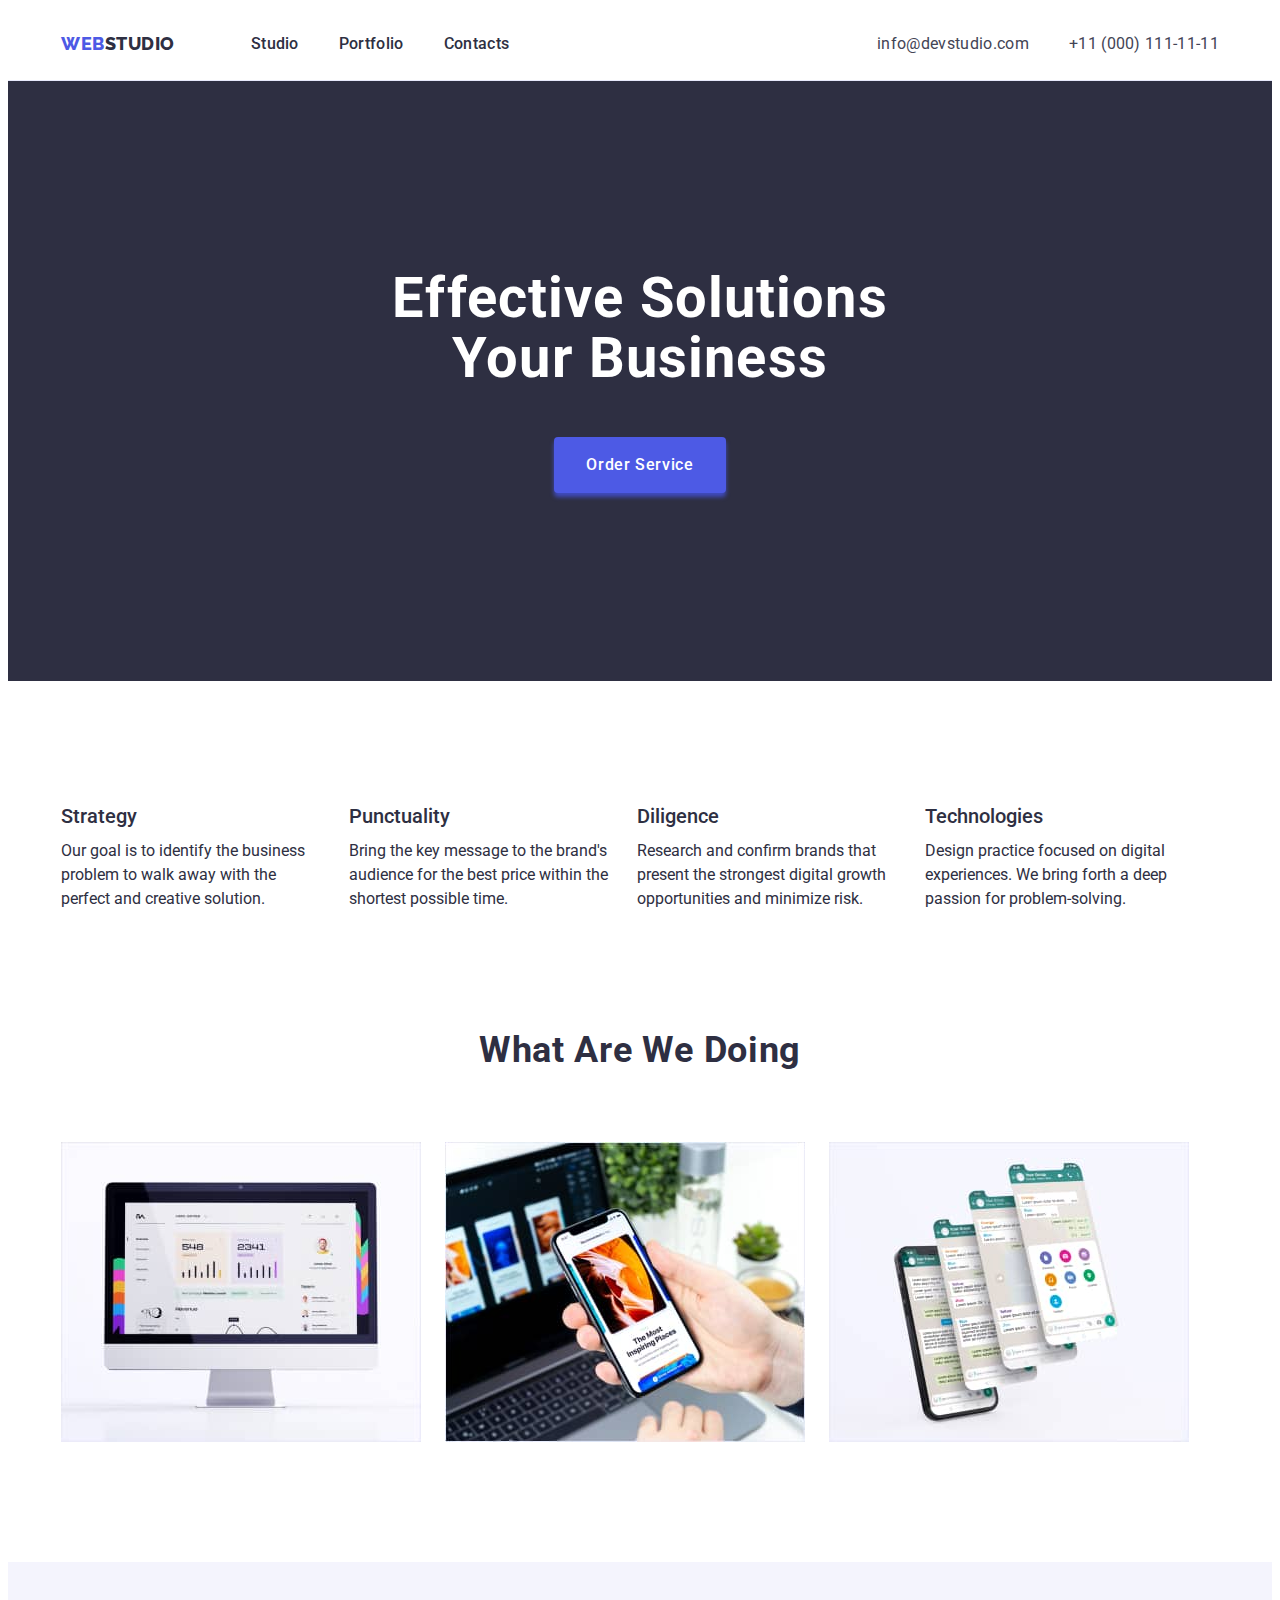
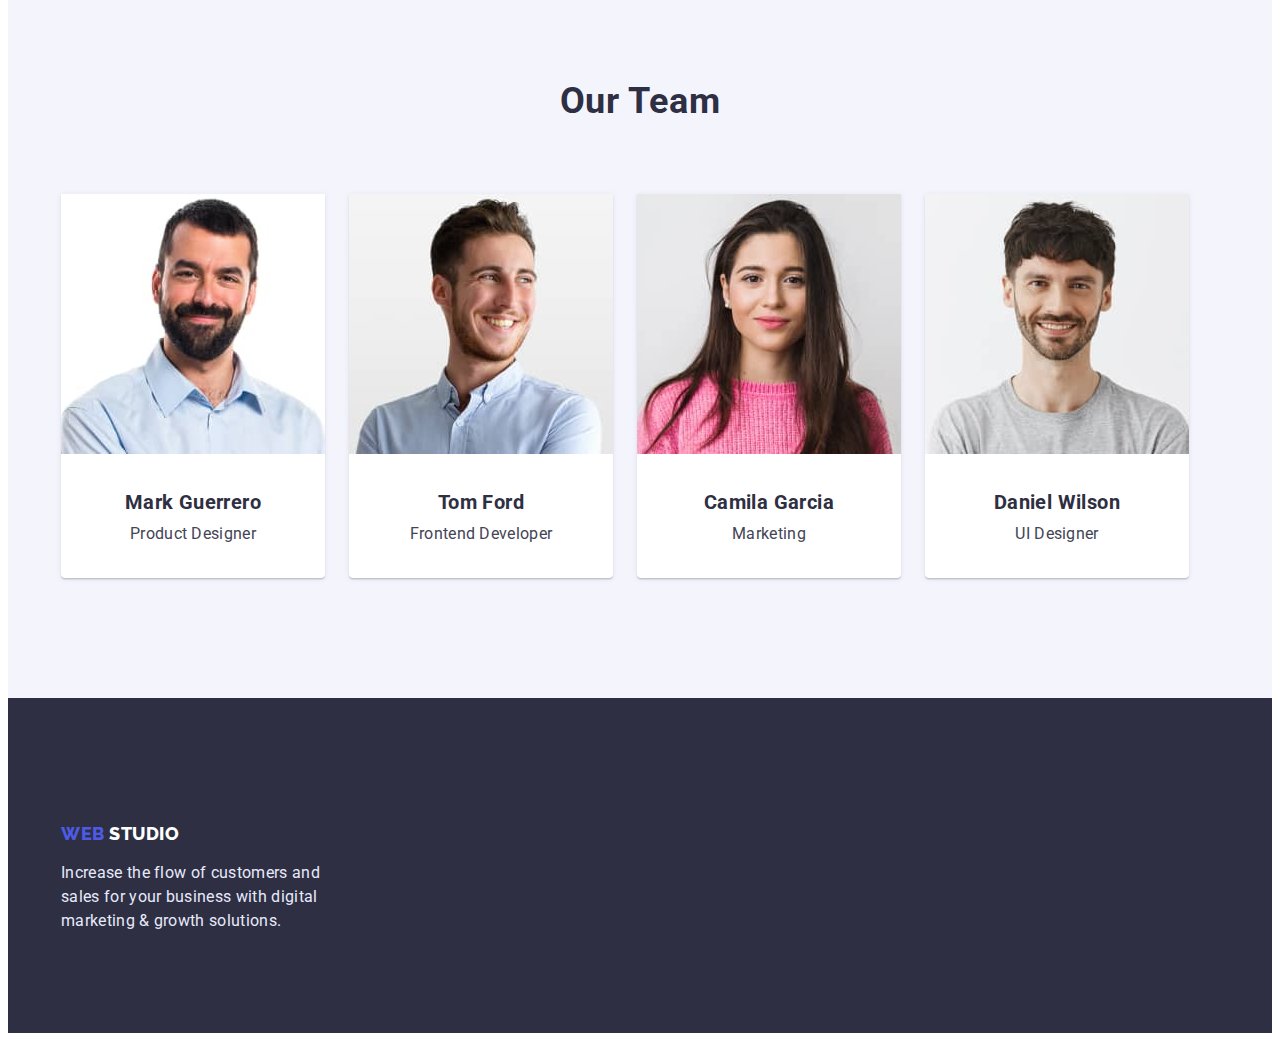
<file: index.html>
<!DOCTYPE html>
<html lang="en">
	<head>
		<meta charset="UTF-8" />
		<meta http-equiv="X-UA-Compatible" content="IE=edge" />
		<meta name="viewport" content="width=device-width, initial-scale=1.0" />
		<title>WebStudio</title>
		<link rel="preconnect" href="https://fonts.googleapis.com" />
		<link rel="preconnect" href="https://fonts.gstatic.com" crossorigin />
		<link
			href="https://fonts.googleapis.com/css2?family=Raleway:wght@800&family=Roboto:wght@400;500;700;900&display=swap"
			rel="stylesheet"
		/>
		<link
			rel="stylesheet"
			href="https://cdnjs.cloudflare.com/ajax/libs/modern-normalize/1.1.0/modern-normalize.min.css"
			integrity="sha512-wpPYUAdjBVSE4KJnH1VR1HeZfpl1ub8YT/NKx4PuQ5NmX2tKuGu6U/JRp5y+Y8XG2tV+wKQpNHVUX03MfMFn9Q=="
			crossorigin="anonymous"
			referrerpolicy="no-referrer"
		/>
		<link rel="stylesheet" href="./css/styles.css" />
	</head>
	<body>
		<header class="page">
			<!-- Nav Section -->

			<div class="container">
				<nav class="page-nav">
					<a class="page-nav-logo link" href="./index.html"
						><span class="first-part-logo">Web</span><span class="second-part-logo">Studio</span></a
					>
					<ul class="page-nav-list list">
						<li class="item"><a class="link" href="./index.html">Studio</a></li>
						<li class="item"><a class="link" href="./portfolio.html">Portfolio</a></li>
						<li class="item"><a class="link" href="./studio.html">Contacts</a></li>
					</ul>
				</nav>

				<!-- /Nav Section -->

				<!-- Address  -->
				<address>
					<ul class="contacts list">
						<li class="item">
							<a class="link" href="mailto:info@devstudio.com">info@devstudio.com</a>
						</li>
						<li class="item">
							<a class="link" href="tel:+110001111111">+11 (000) 111-11-11</a>
						</li>
					</ul>
				</address>
			</div>
			<!-- /Address  -->
		</header>

		<main>
			<!-- Hero Section-->

			<section class="hero">
				<div class="container">
					<h1 class="hero-title">Effective Solutions Your Business</h1>
					<button class="hero-button" type="button">Order Service</button>
				</div>
			</section>
			<!-- /Hero Section-->

			<!--Advantages Section  -->

			<section class="advantages section">
				<div class="container">
					<h2 class="advantages-title visually-hidden">Advantages</h2>
					<ul class="advantages-list list">
						<li class="item">
							<h3 class="title">Strategy</h3>
							<p class="text">
								Our goal is to identify the business problem to walk away with the perfect and creative solution.
							</p>
						</li>
						<li class="item">
							<h3 class="title">Punctuality</h3>
							<p class="text">
								Bring the key message to the brand's audience for the best price within the shortest possible time.
							</p>
						</li>
						<li class="item">
							<h3 class="title">Diligence</h3>
							<p class="text">
								Research and confirm brands that present the strongest digital growth opportunities and minimize risk.
							</p>
						</li>
						<li class="item">
							<h3 class="title">Technologies</h3>
							<p class="text">
								Design practice focused on digital experiences. We bring forth a deep passion for problem-solving.
							</p>
						</li>
					</ul>
				</div>
			</section>
			<!--/Advantages Section  -->

			<!-- Possibilities Section -->
			<section class="possibilities section">
				<div class="container">
					<h2 class="possibilities-title title">What are we doing</h2>

					<ul class="possibilities-list list">
						<li class="item">
							<img src="./images/laptop.jpg" alt="laptop" width="360" />
						</li>
						<li class="item">
							<img src="./images/telephon.jpg" alt="telephon" width="360" />
						</li>
						<li class="item">
							<img src="./images/whatsapp.jpg" alt="whatsapp" width="360" />
						</li>
					</ul>
				</div>
			</section>
			<!-- /Possibilities Section -->

			<!-- Team Section -->
			<section class="team section">
				<div class="container">
					<h2 class="team-title title">Our Team</h2>
					<ul class="team-list list">
						<li class="item">
							<img
								src="./images/mark.jpg"
								alt="Mark Guerrero
                                  Product Designer"
								width="264"
							/>

							<div class="list-information">
								<h3 class="title">Mark Guerrero</h3>
							<p class="profession">Product Designer</p>
							</div>
						</li>
						<li class="item">
							<img
								src="./images/tom.jpg"
								alt="Tom Ford
                             Frontend Developer"
								width="264"
							/>

							<div class="list-information">
								<h3 class="title">Tom Ford</h3>
							<p class="profession">Frontend Developer</p>
							</div>
						</li>
						<li class="item">
							<img
								src="./images/camila.jpg"
								alt="Camila Garcia
                                  Marketing"
								width="264"
							/>

							<div class="list-information">
								<h3 class="title">Camila Garcia</h3>
							<p class="profession">Marketing</p>
							</div>
						</li>
						<li class="item">
							<img
								src="./images/daniel.jpg"
								alt="Daniel Wilson
                                  UI Designer"
								width="264"
							/>

							<div class="list-information">
								<h3 class="title">Daniel Wilson</h3>
							<p class="profession">UI Designer</p>
							</div>
						</li>
					</ul>
				</div>
			</section>
			<!-- /Team Section -->
		</main>
		<!-- Footer -->
		<footer class="footer">
			<div class="container">
				<a class="page-nav-logo link" href="./index.html"
					><span class="first-part-logo">Web</span> <span class="second-part-logo">Studio</span></a
				>
				<p class="information">
					Increase the flow of customers and sales for your business with digital marketing & growth solutions.
				</p>
			</div>
		</footer>
		<!-- /Footer -->
	</body>
</html>
</file>
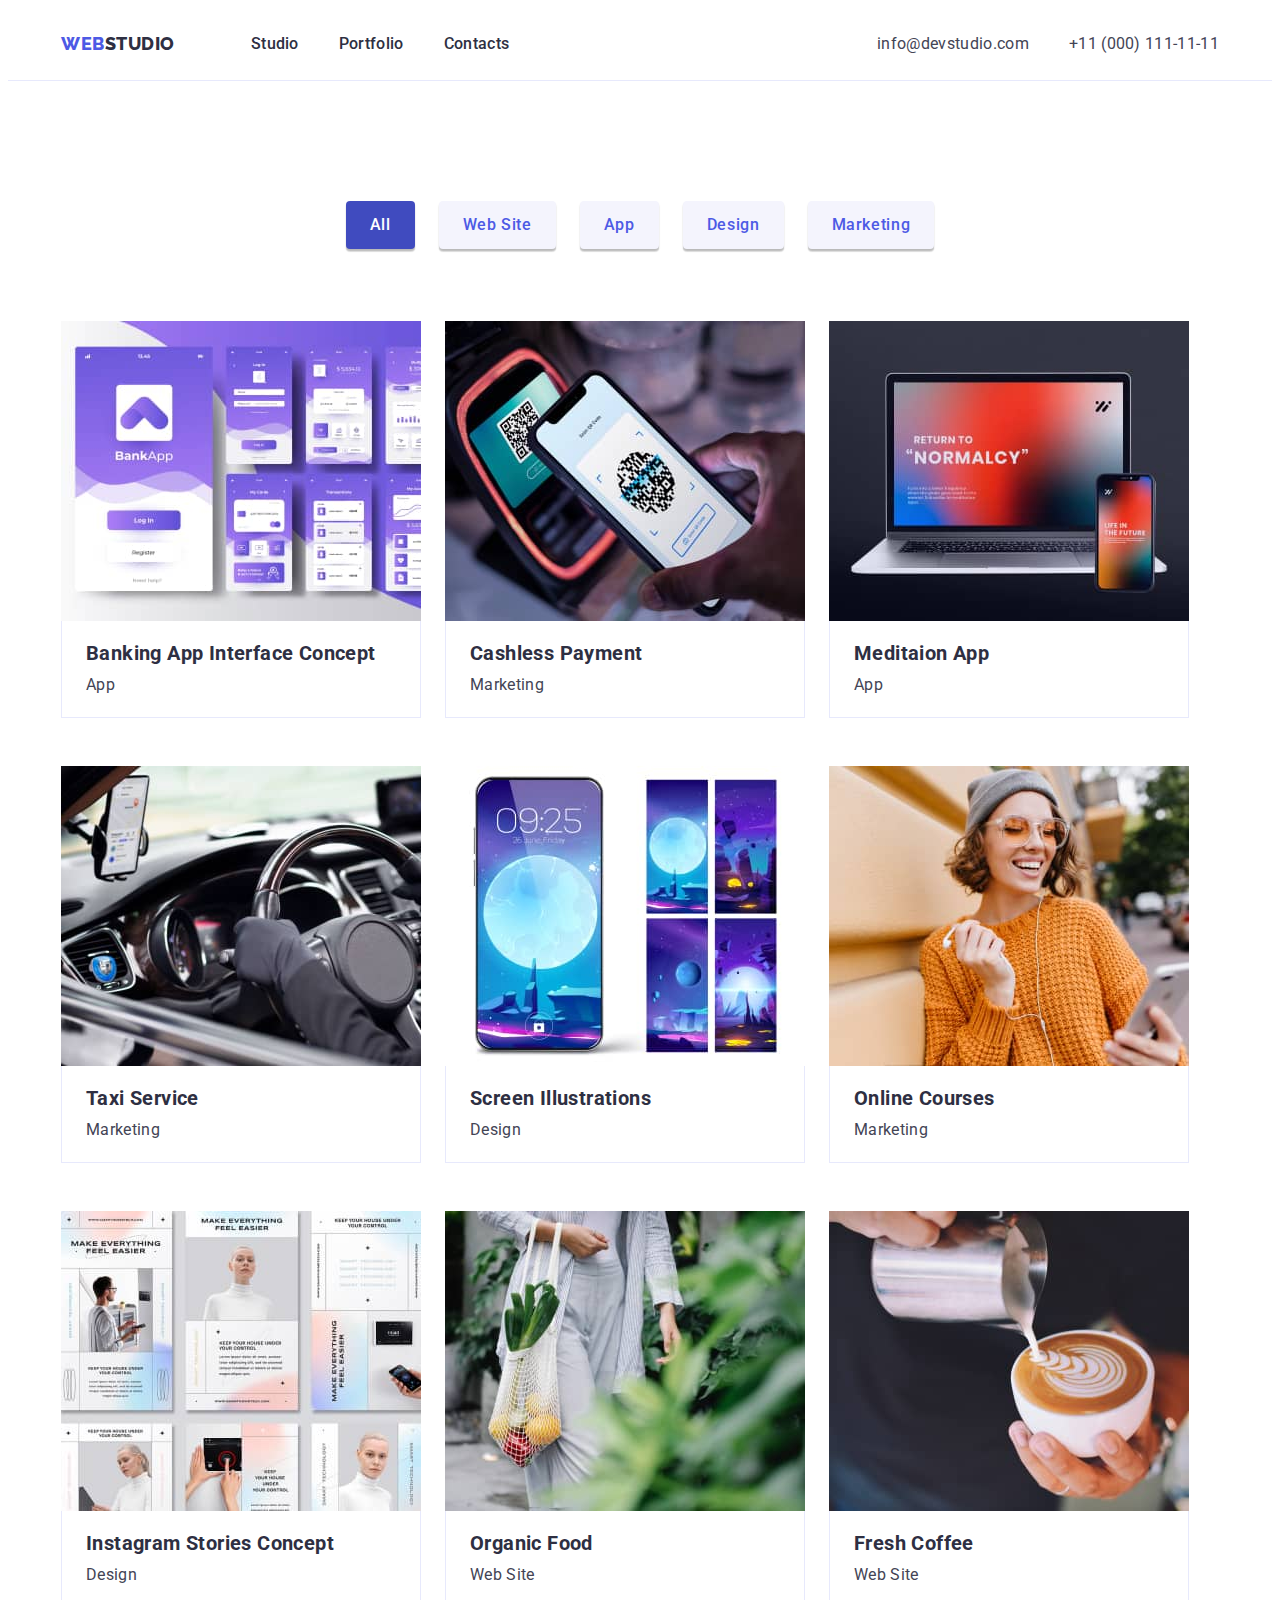
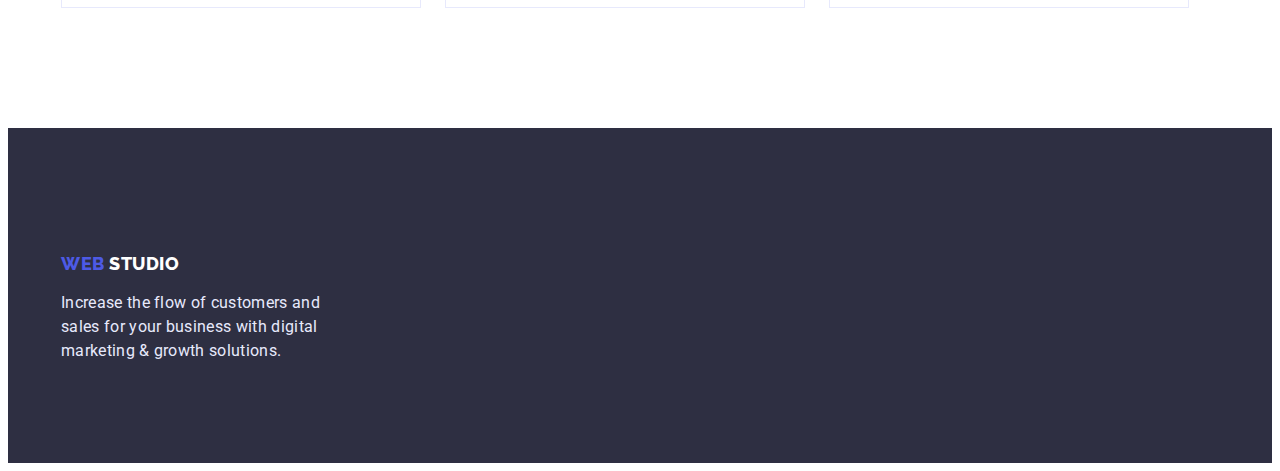
<file: portfolio.html>
<!DOCTYPE html>
<html lang="en">
	<head>
		<meta charset="UTF-8" />
		<meta http-equiv="X-UA-Compatible" content="IE=edge" />
		<meta name="viewport" content="width=device-width, initial-scale=1.0" />
		<title>WebStudio</title>
		<link rel="preconnect" href="https://fonts.googleapis.com" />
		<link rel="preconnect" href="https://fonts.gstatic.com" crossorigin />
		<link
			href="https://fonts.googleapis.com/css2?family=Raleway:wght@800&family=Roboto:wght@400;500;700;900&display=swap"
			rel="stylesheet"
		/>
		<link
			rel="stylesheet"
			href="https://cdnjs.cloudflare.com/ajax/libs/modern-normalize/1.1.0/modern-normalize.min.css"
			integrity="sha512-wpPYUAdjBVSE4KJnH1VR1HeZfpl1ub8YT/NKx4PuQ5NmX2tKuGu6U/JRp5y+Y8XG2tV+wKQpNHVUX03MfMFn9Q=="
			crossorigin="anonymous"
			referrerpolicy="no-referrer"
		/>
		<link rel="stylesheet" href="./css/styles.css" />
	</head>
	<body>
		<header class="page">
			<!-- Nav Section -->

			<div class="container">
				<nav class="page-nav">
					<a class="page-nav-logo link" href="./index.html"
						><span class="first-part-logo">Web</span><span class="second-part-logo">Studio</span></a
					>
					<ul class="page-nav-list list">
						<li class="item"><a class="link" href="./index.html">Studio</a></li>
						<li class="item"><a class="link" href="./portfolio.html">Portfolio</a></li>
						<li class="item"><a class="link" href="./studio.html">Contacts</a></li>
					</ul>
				</nav>

				<!-- /Nav Section -->

				<!-- Address  -->
				<address>
					<ul class="contacts list">
						<li class="item">
							<a class="link" href="mailto:info@devstudio.com">info@devstudio.com</a>
						</li>
						<li class="item">
							<a class="link" href="tel:+110001111111">+11 (000) 111-11-11</a>
						</li>
					</ul>
				</address>
			</div>
			<!-- /Address  -->
		</header>

		<main>
			<section class="portfolio section">
				<div class="container">
					<h1 class="prtfolio-title visually-hidden">Portfolio</h1>
					<ul class="portfolio-filter list">
						<li class="item"><button class="button active" type="button">All</button></li>
						<li class="item"><button class="button" type="button">Web Site</button></li>
						<li class="item"><button class="button" type="button">App</button></li>
						<li class="item"><button class="button" type="button">Design</button></li>
						<li class="item"><button class="button" type="button">Marketing</button></li>
					</ul>

					<ul class="portfolio-list list">
						<li class="item">
							<img src="./images/banking.jpg" alt="banking app interface concept" width="360" />

							<div class="card-content">
								<h2 class="card-heading">Banking App Interface Concept</h2>
								<p class="card-text">App</p>
							</div>
						</li>

						<li class="item">
							<img src="./images/cashless.jpg" alt="cashless payment" width="360" />

							<div class="card-content">
								<h2 class="card-heading">Cashless Payment</h2>
								<p class="card-text">Marketing</p>
							</div>
						</li>

						<li class="item">
							<img src="./images/maditation.jpg" alt="meditaion app" width="360" />

							<div class="card-content">
								<h2 class="card-heading">Meditaion App</h2>
								<p class="card-text">App</p>
							</div>
						</li>

						<li class="item">
							<img src="./images/taxi.jpg" alt="taxi service" width="360" />

							<div class="card-content">
								<h2 class="card-heading">Taxi Service</h2>
								<p class="card-text">Marketing</p>
							</div>
						</li>

						<li class="item">
							<img src="./images/screen.jpg" alt="screen illustrations" width="360" />

							<div class="card-content">
								<h2 class="card-heading">Screen Illustrations</h2>
								<p class="card-text">Design</p>
							</div>
						</li>

						<li class="item">
							<img src="./images/online.jpg" alt="online courses" width="360" />

							<div class="card-content">
								<h2 class="card-heading">Online Courses</h2>
								<p class="card-text">Marketing</p>
							</div>
						</li>

						<li class="item">
							<img src="./images/instagram.jpg" alt="instagram stories concept" width="360" />

							<div class="card-content">
								<h2 class="card-heading">Instagram Stories Concept</h2>
								<p class="card-text">Design</p>
							</div>
						</li>

						<li class="item">
							<img src="./images/organic.jpg" alt="organic food" width="360" />

							<div class="card-content">
								<h2 class="card-heading">Organic Food</h2>
								<p class="card-text">Web Site</p>
							</div>
						</li>

						<li class="item">
							<img src="./images/fresh.jpg" alt="fresh coffee" width="360" />

							<div class="card-content">
								<h2 class="card-heading">Fresh Coffee</h2>
								<p class="card-text">Web Site</p>
							</div>
						</li>
					</ul>
				</div>
			</section>
		</main>
		<!-- Footer -->
		<footer class="footer">
			<div class="container">
				<a class="page-nav-logo link" href="./index.html"
					><span class="first-part-logo">Web</span> <span class="second-part-logo">Studio</span></a
				>
				<p class="information">
					Increase the flow of customers and sales for your business with digital marketing & growth solutions.
				</p>
			</div>
		</footer>
		<!-- /Footer -->
	</body>
</html>
</file>
<file: css/styles.css>
:root {
	--primary-bg-color: #ffffff;
	--primary-font-color: #434455;
	--secondary-font-color: #2e2f42;
	--secondary-bg-color: #2e2f42;
	--logo-color: #4d5ae5;
	--section-team-bg-color: #f4f4fd;
	--footer-inf-color: #e7e9fc;
	--active-nav-color: #404bbf;
	--accent-color: #ffffff;
	--button-secondary-border-color: #e7e9fc;
}

/* Global styles */

body {
	font-family: "Roboto", sans-serif;
	font-weight: 400;
	font-size: 16px;
	color: var(--primary-font-color);
	background-color: var(--primary-bg-color);
}

.list {
	list-style: none;
	padding: 0;
	margin: 0;
}

.visually-hidden {
	position: absolute;
	white-space: nowrap;
	width: 1px;
	height: 1px;
	overflow: hidden;
	border: 0;
	padding: 0;
	clip: rect(0 0 0 0);
	clip-path: inset(50%);
	margin: -1px;
}

.link {
	
	text-decoration: none;
}
.container {
	margin-left: auto;
	margin-right: auto;
	width: 1158px;
	padding-right: 15px;
	padding-left: 15px;
}

.button{
	cursor: pointer;
	
}
h1,
h2,
h3,
p,
ul {
	margin: 0;
}
.section {
	padding-top: 120px;
	padding-bottom: 120px;
}

/* Nav Section  */
.page{
	border-bottom: 1px solid #E7E9FC;
}
.page .container {
	display: flex;
	align-items: center;
}

.page-nav-logo {
	display: block;
	padding-top: 24px;
	padding-bottom: 24px;

	font-family: "Raleway";
	font-weight: 800;
	font-size: 18px;
	line-height: 1.3;
	letter-spacing: 0.03em;
	text-transform: uppercase;
}
.first-part-logo {
	color: var(--logo-color);
}
.second-part-logo {
	color: var(--secondary-font-color);
}

.page-nav {
	display: flex;
	align-items: center;
}
.page-nav-list {
	display: flex;
	margin-left: 76px;
}
.page-nav-list .link{
	display: block;
}
.page-nav-list .item {
	margin-right: 40px;
}
.page-nav-list .item:last-child {
	margin-right: 0;
}

.page-nav-list .link{
	display: block;
	padding-top: 24px;
	padding-bottom: 24px;
	
    color: var(--secondary-font-color);
	font-weight: 500;
	font-size: 16px;
	line-height: 1.5;
	letter-spacing: 0.02em;
	
}
.page-nav-list:hover,
.page-nav-list:focus {
	color: var(--active-nav-color);
}

/* /Nav Section  */

/* Contacts */

address{
	margin-left: auto;
}

.contacts {
	display: flex;
}

.contacts .link {
	display: block;
	padding-top: 24px;
	padding-bottom: 24px;
}
.contacts .item {
	margin-right: 40px;
}

.contacts .item:last-child {
	margin-right: 0;
}

.contacts .link {
	font-style: normal;
	font-size: 16px;
	line-height: 1.5;
	letter-spacing: 0.02em;
	color: var(--primary-font-color);
	text-decoration: none;
}

.page-nav-list .link:hover,
.page-nav-list .link:focus,
.contacts .link:hover,
.contacts .link:focus {
	color: var(--active-nav-color);
}

/* /Contacts */

/* Hero section */
.hero {
	background-color: var(--secondary-bg-color);
	text-align: center;
	padding-top: 188px;
	padding-bottom: 188px;
}

.hero-title {
	margin-top: 0;
	margin-bottom: 48px;
	margin-left: auto;
	margin-right: auto;
	width: 496px;
	font-size: 56px;
	line-height: 1.07;
	text-align: center;
	letter-spacing: 0.02em;
	color: var(--accent-color);
}

.hero-button {
	padding: 16px 32px;
	min-width: 105px;
	text-align: center;
	font-family: inherit;
	font-weight: 500;
	font-size: 16px;
	line-height: 1.5;
	letter-spacing: 0.04em;
	color: var(--accent-color);
	background: var(--logo-color);
	border: none;
	box-shadow: 0px 4px 4px var(--active-nav-color);
	border-radius: 4px;
	cursor: pointer;
}

.hero-button:hover,
.hero-button:focus {
	background-color: var(--active-nav-color);
}

/* /Hero section */

/* Advantages section */
.advantages-list {
	display: flex;
	color: var(--secondary-font-color);
}
.advantages-list .item {
	width: 264px;
}
.advantages-list .item:not(:last-child) {
	margin-right: 24px;
}
.advantages .title {
	margin-bottom: 8px;
	font-weight: 500;
	font-size: 20px;
	line-height: 1.5;
}
.advantages .text {
	font-size: 16px;
	line-height: 1.5;
}

/* /Advantages section */

/* Posibilities section */
.possibilities-list {
	display: flex;
}
.possibilities-list .item:not(:last-child) {
	margin-right: 24px;
}
.possibilities {
	padding-top: 0;
}
.possibilities-list img {
	vertical-align: bottom;
}
.possibilities-title {
	margin-bottom: 72px;
}
/* /Possibilities section */

/* Team Section */
.team-list {
	display: flex;
	
}

.team-list .item {
	width: 264px;
	background-color: var(--accent-color);
	box-shadow: 0px 1px 6px rgba(46, 47, 66, 0.08), 0px 1px 1px rgba(46, 47, 66, 0.16), 0px 2px 1px rgba(46, 47, 66, 0.08);
	border-radius: 0px 0px 4px 4px;
}
.team-list .list-information{
	padding: 32px 16px;

	
}


.team-list .item:not(:last-child) {
	margin-right: 24px;
}
.team {
	background-color: var(--section-team-bg-color);
}

.team-title {
	margin-bottom: 72px;
}

.possibilities-title,
.team-title {
	font-weight: 700;
	font-size: 36px;
	line-height: 1.1;
	text-align: center;
	letter-spacing: 0.02em;
	text-transform: capitalize;
	color: var(--secondary-font-color);
}

.team-list .title {
	padding-bottom: 8px;
    font-size: 20px;
	line-height: 1.2;
	text-align: center;
	letter-spacing: 0.02em;
	color: var(--secondary-font-color);
}

.team-list .profession {
	text-align: center;
	font-size: 16px;
	line-height: 1.5;
	letter-spacing: 0.02em;
	color: var(--primary-font-color);
}

/* /Team section */

/* Footer section */

.footer .page-nav-logo {
	display: inline-block;
	margin-top: auto;
	padding-bottom: 16px;
}
.footer {
	background-color: var(--secondary-bg-color);
	padding-bottom: 100px;
	padding-top: 100px;
}

.footer .second-part-logo {
	color: var(--accent-color);
}
.footer .information {
	width: 264px;
	font-size: 16px;
	line-height: 1.5;
	letter-spacing: 0.02em;
	color: var(--footer-inf-color);
}

/* /Footer section */

/* Portfolio section*/

.portfolio-filter {
	display: flex;
	justify-content: center;
}
.portfolio-filter .item:not(:last-child) {
	margin-right: 24px;
}
.portfolio-filter {
	margin-bottom: 72px;
}


.portfolio .button {
	text-align: center;
	font-family: inherit;
	font-weight: 500;
	font-size: 16px;
	line-height: 1.5;
	letter-spacing: 0.04em;
	padding: 12px 24px;
	background-color: var(--section-team-bg-color);
	color: var(--logo-color);
	box-shadow: 0px 3px 1px rgba(0, 0, 0, 0.1), 0px 2px 1px rgba(0, 0, 0, 0.08), 0px 2px 2px rgba(0, 0, 0, 0.12);
	border-radius: 4px;
	border: none;
	cursor: pointer;
}

.portfolio .active
{
   color: var(--accent-color);
   background-color: var(--active-nav-color);
}

.portfolio .button:hover,
.portfolio .button:focus {
	color: var(--accent-color);
	background-color: var(--active-nav-color);
}
.portfolio-list img {
	vertical-align: bottom;
  }
  .portfolio-list {
	display: flex;
	flex-wrap: wrap;
  }
  .portfolio-list .item {
	width: 360px;
	margin-right: 24px;
	margin-bottom: 48px;
  }
  .card-content {
	border: 1px solid #E7E9FC;
	border-top: none;
	padding-top: 20px;
	padding-bottom: 20px;
	padding-right: 24px;
	padding-left: 24px;
  }
  .portfolio-list .item:nth-child(3n) {
	margin-right: 0;
  }
  .portfolio-list .item:nth-last-child(-n + 3) {
	margin-bottom: 0;
  }

  .portfolio .card-heading{
	font-size: 20px;
	line-height: 1.2;
	letter-spacing: 0.02em;
	color: var(--secondary-font-color);
	padding-bottom: 8px;
}

.portfolio .card-text{
	font-size: 16px;
	line-height: 1.5;
	letter-spacing: 0.02em;
	color: var(--primary-font-color);
}

/* /Portfolio section*/
</file>
